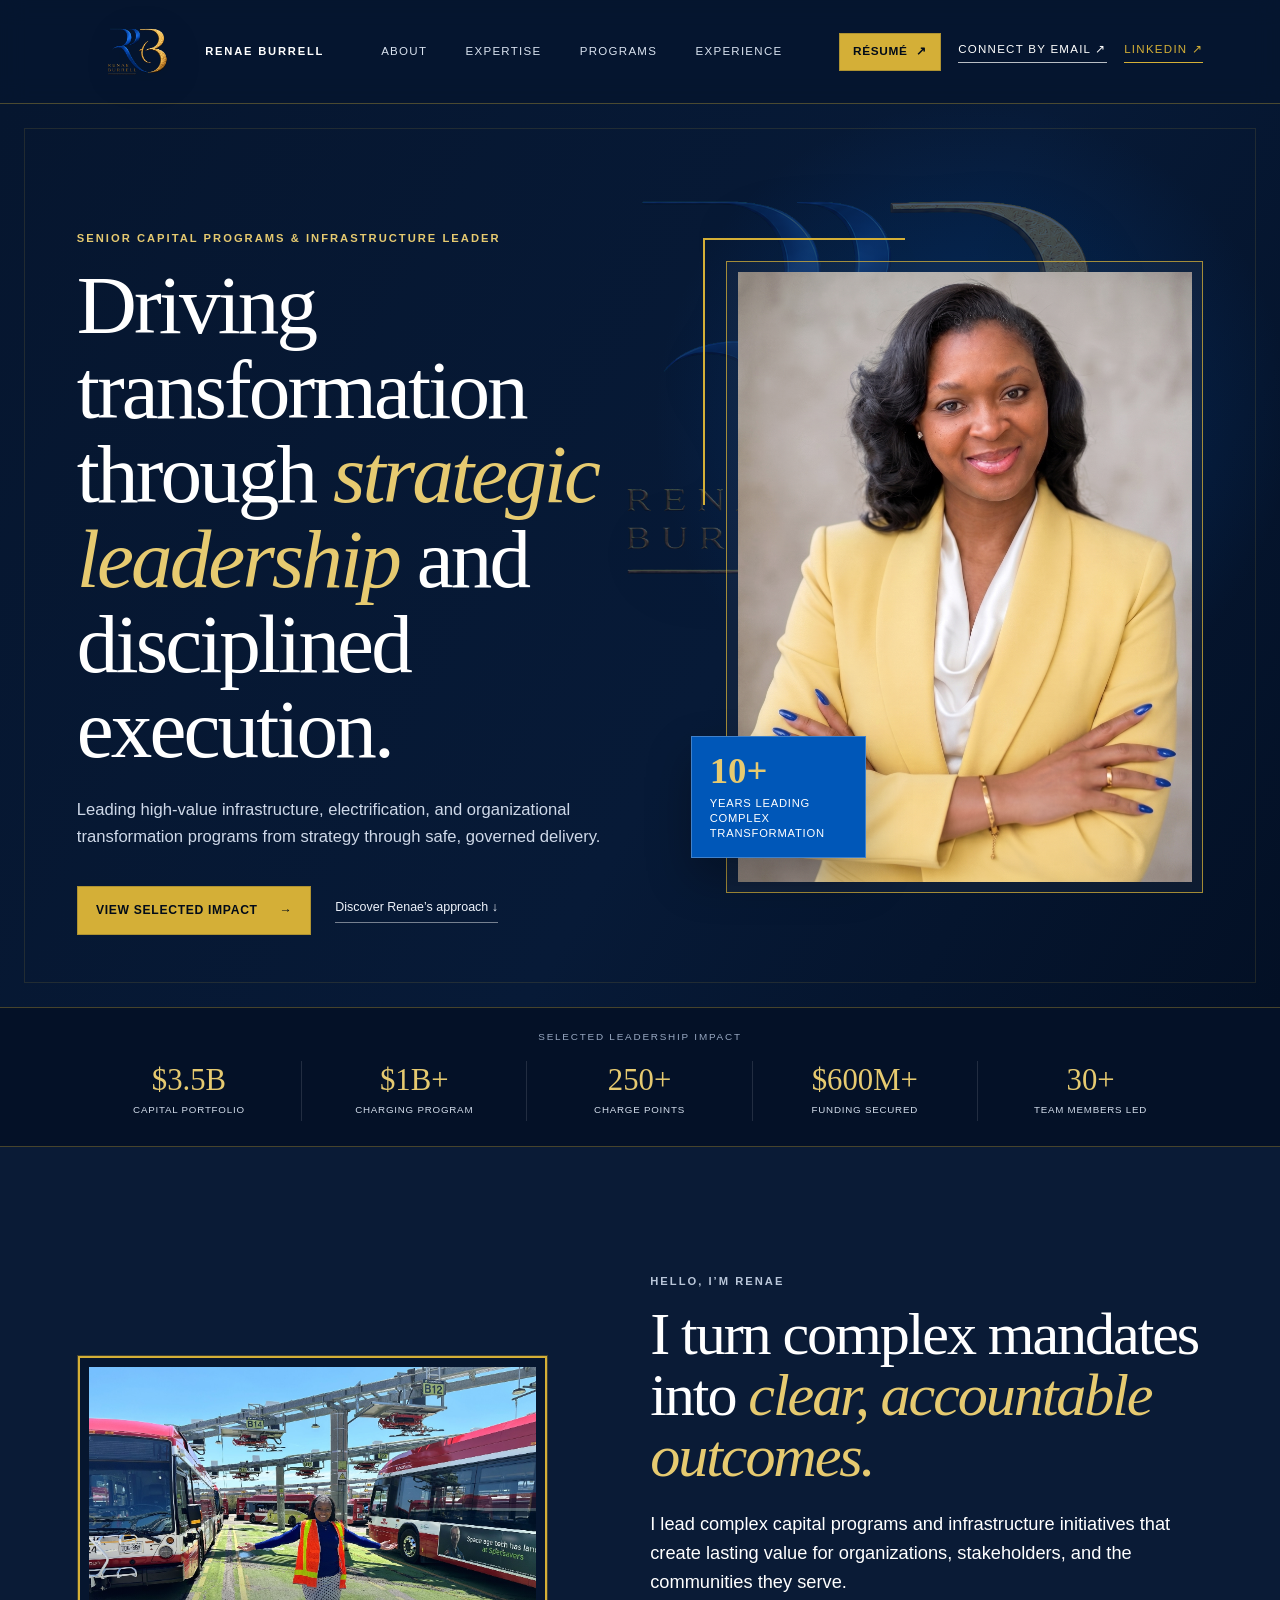
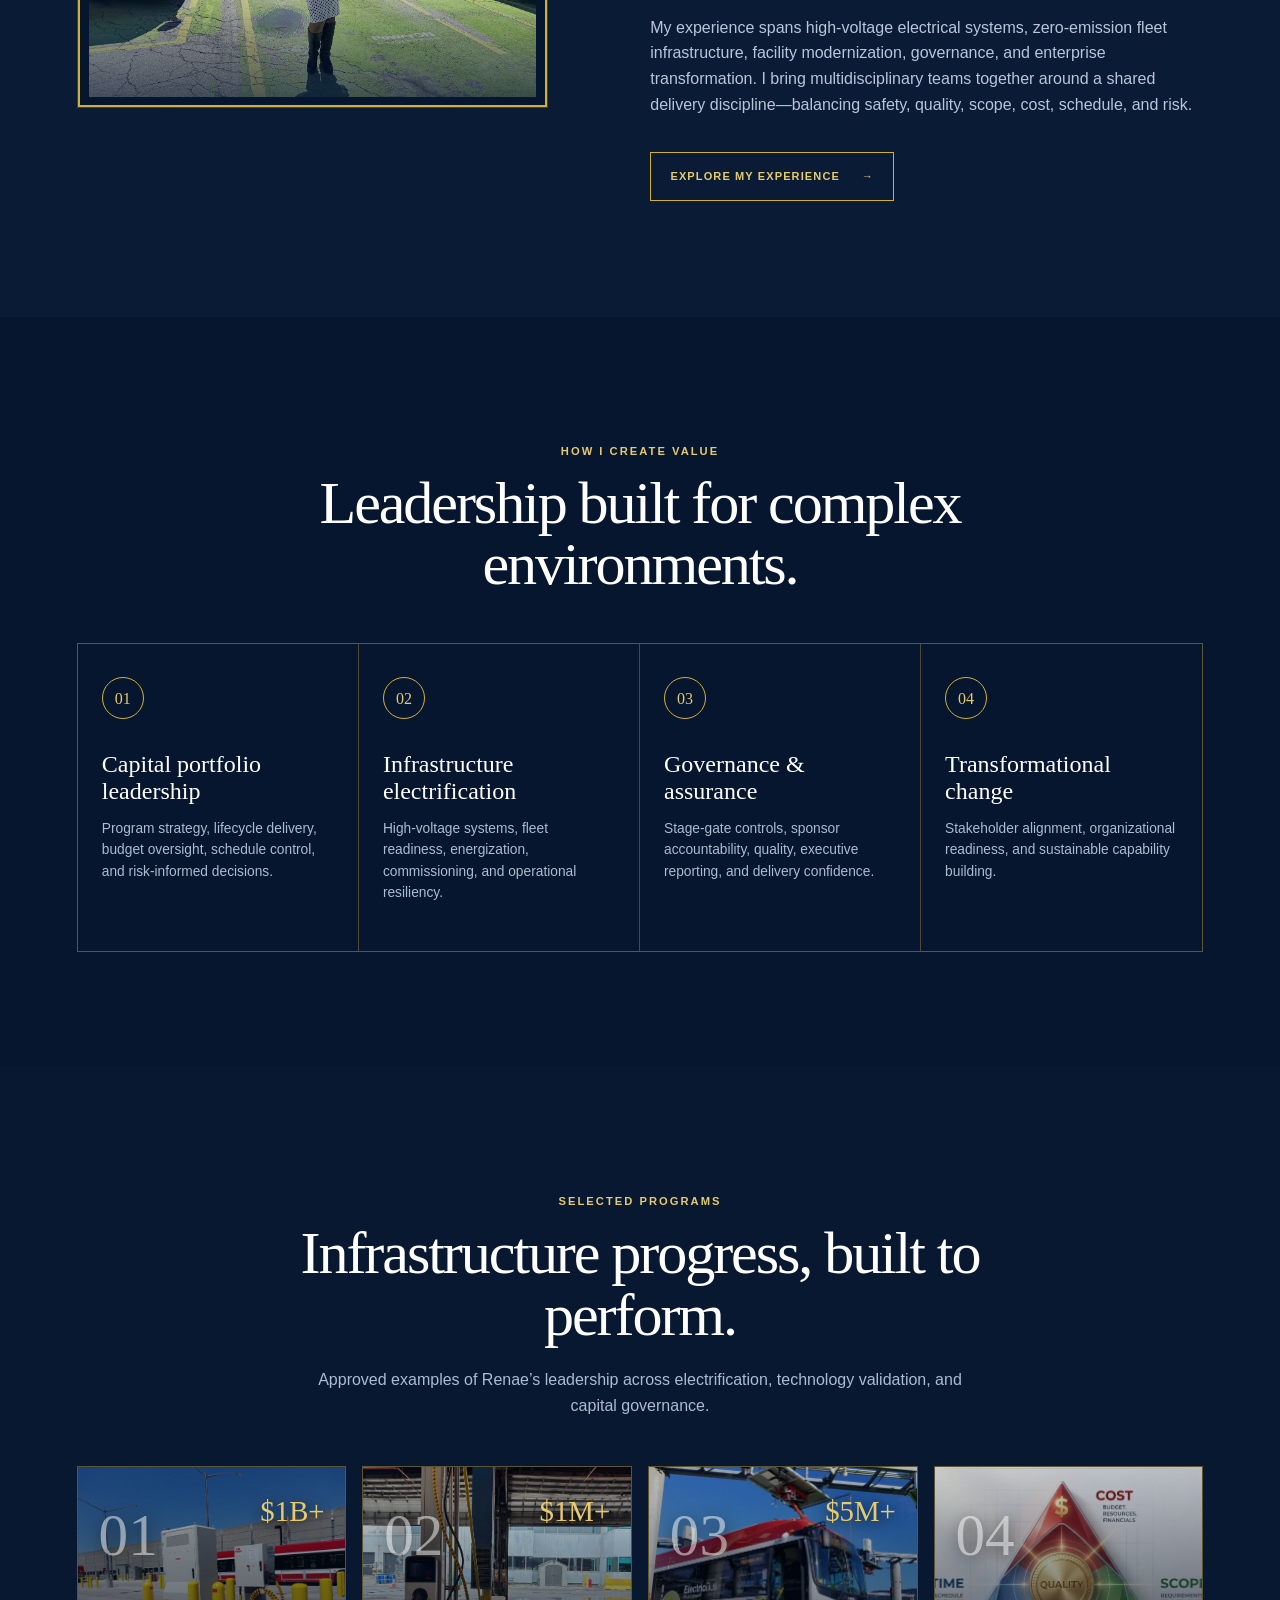
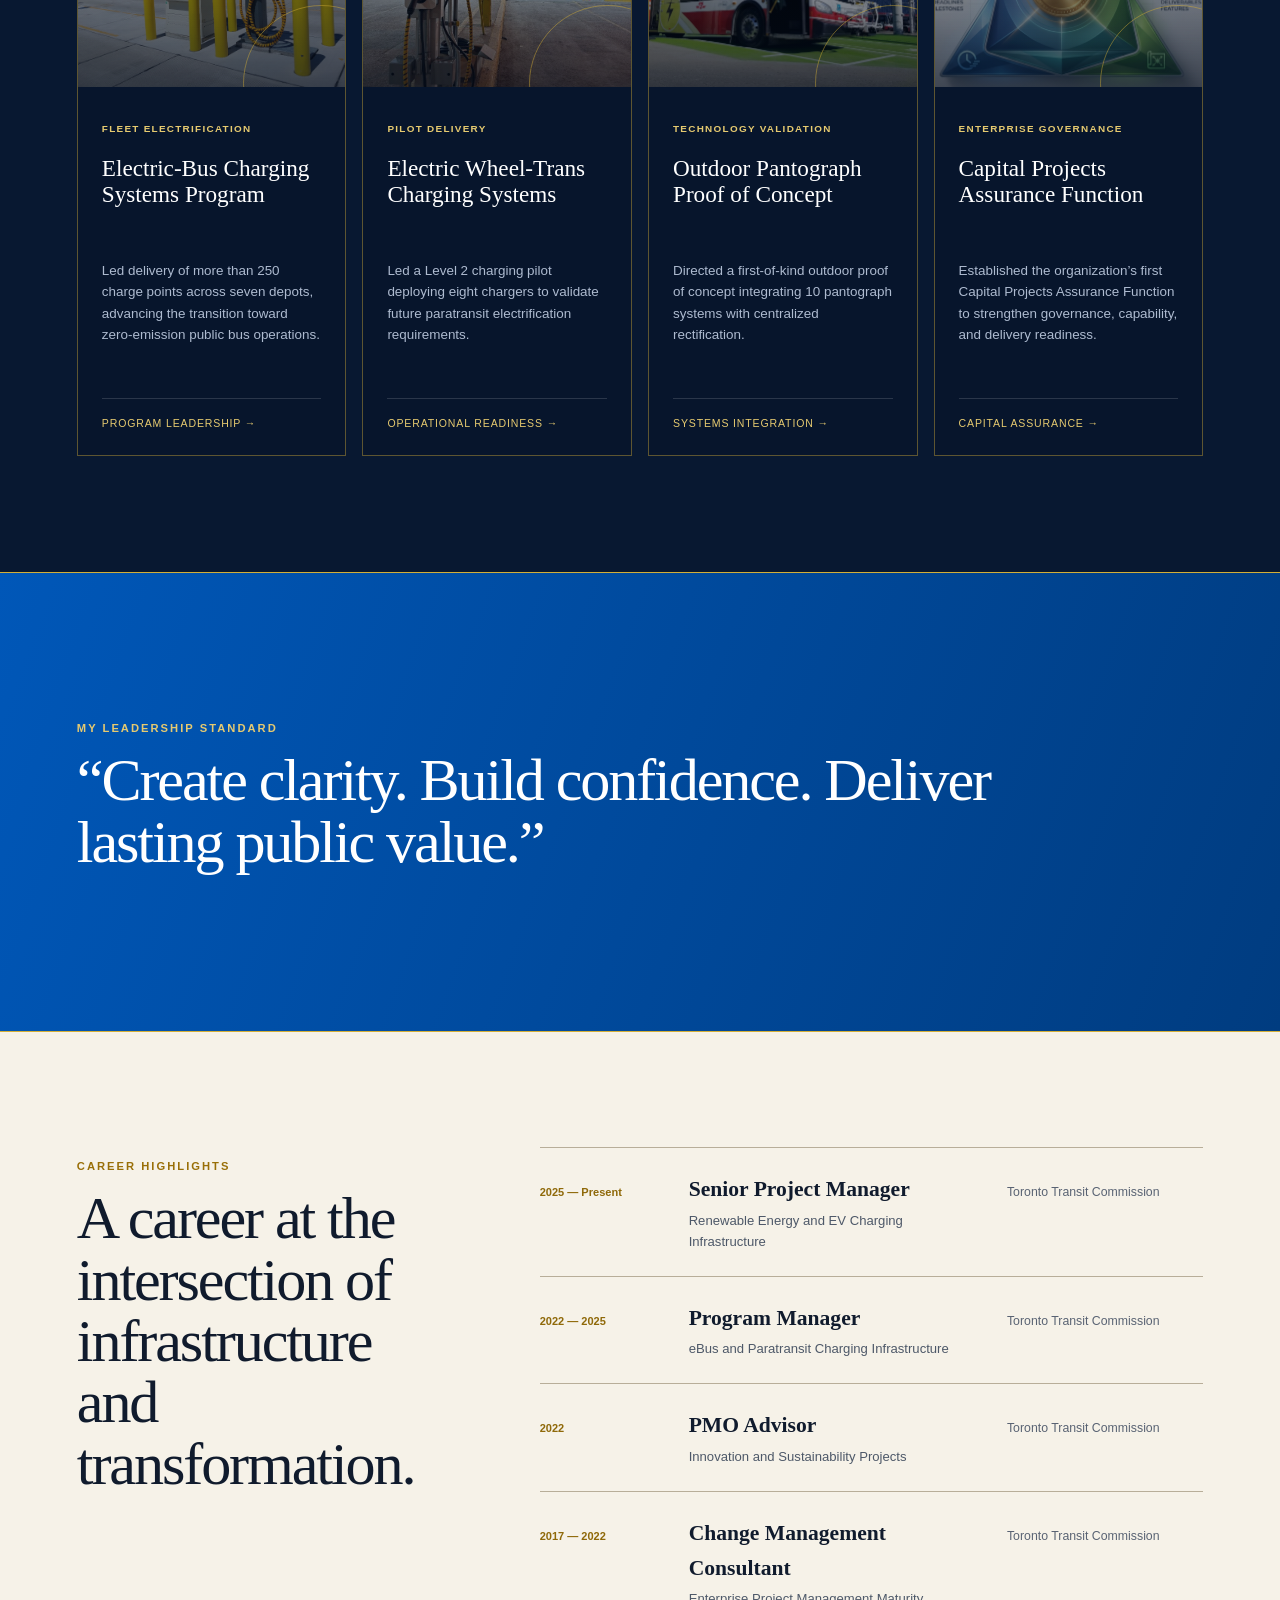
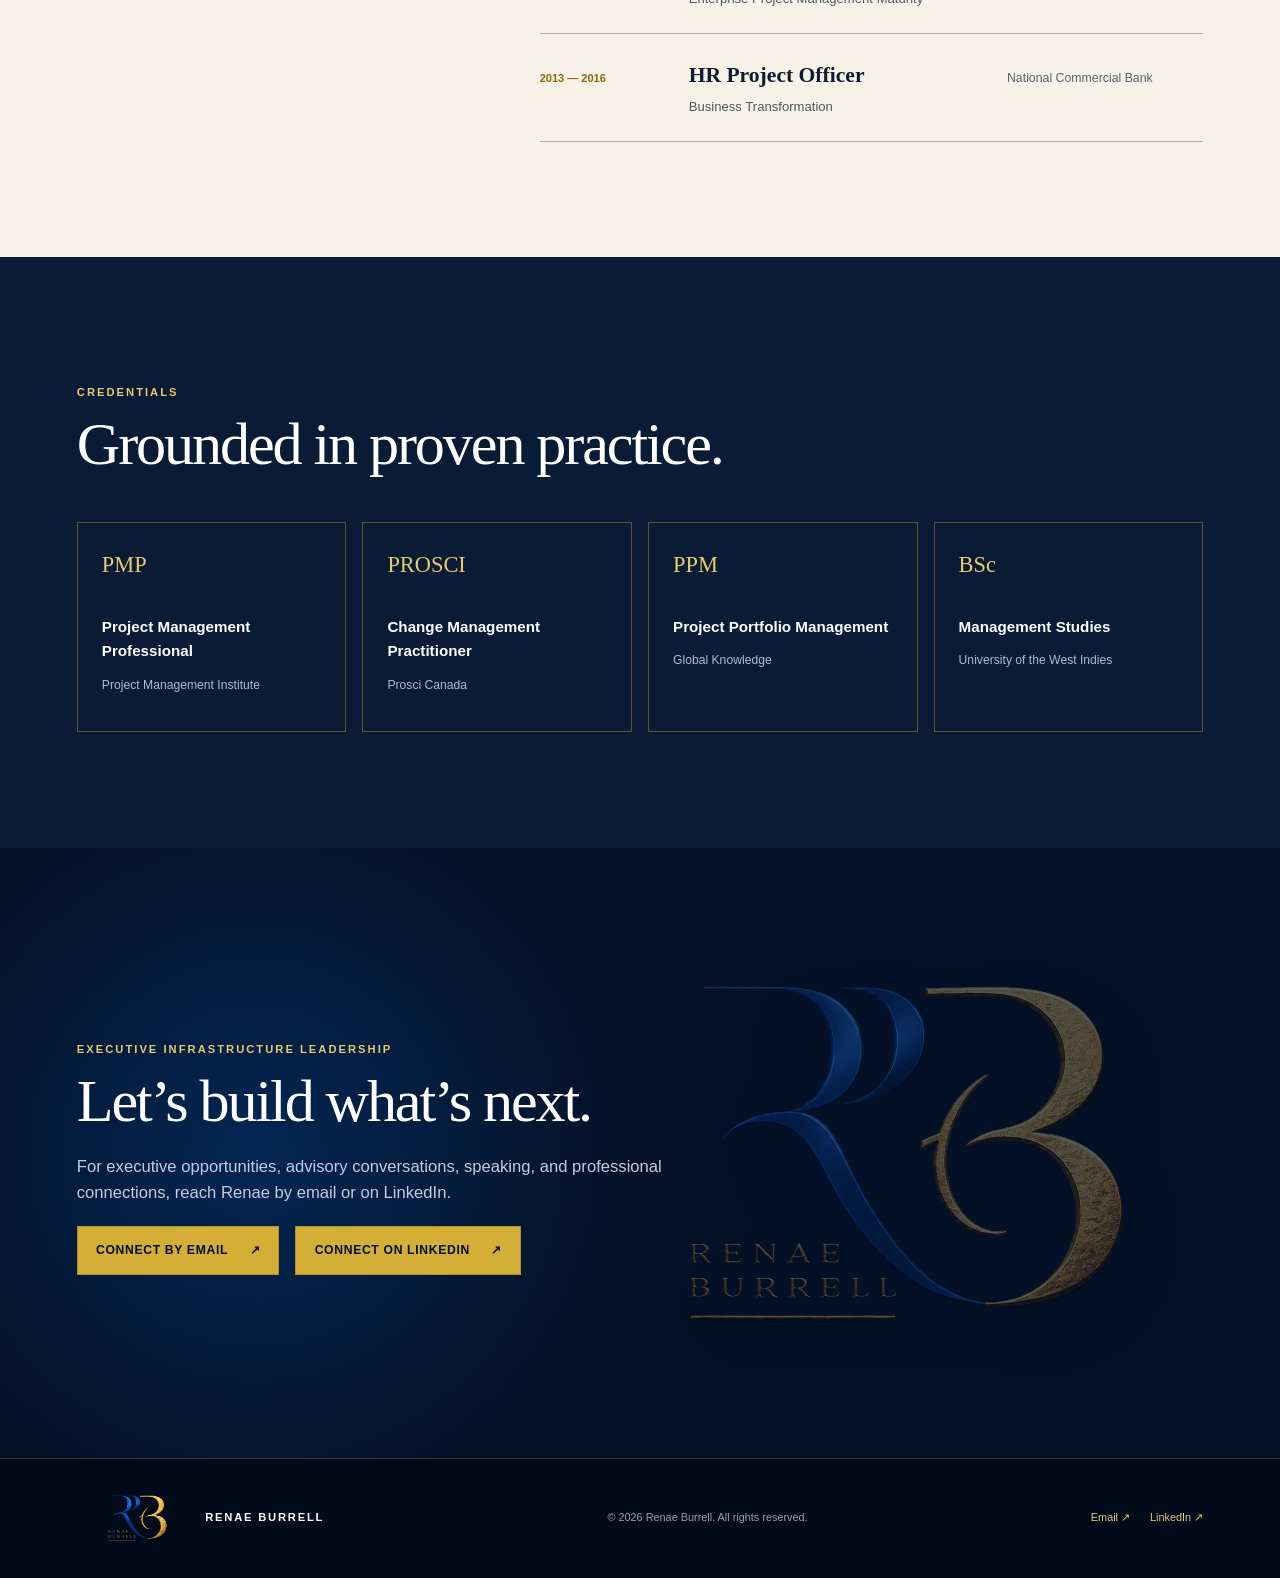
<file: index.html>
<!doctype html>
<html lang="en">
<head>
  <meta charset="utf-8" />
  <meta name="viewport" content="width=device-width, initial-scale=1" />
  <meta name="description" content="Renae Burrell, PMP — senior capital programs, infrastructure, electrification, and transformation leader." />
  <title>Renae Burrell, PMP | Executive Infrastructure Leadership</title>
  <link rel="stylesheet" href="styles.css" />
</head>
<body>
  <a class="skip-link" href="#main">Skip to content</a>

  <header class="site-header">
    <a class="brand" href="#top" aria-label="Renae Burrell home">
      <img src="rb-monogram-transparent.png" alt="" />
      <span>Renae Burrell</span>
    </a>
    <nav aria-label="Primary navigation">
      <a href="#about">About</a>
      <a href="#expertise">Expertise</a>
      <a href="#programs">Programs</a>
      <a href="#experience">Experience</a>
    </nav>
    <div class="header-actions">
      <a class="resume-cta" href="resume.html" target="_blank">Résumé <span aria-hidden="true">↗</span></a>
      <a class="email-cta" href="mailto:ravburrell@gmail.com?subject=Professional%20Inquiry%20for%20Renae%20Burrell">Connect by Email <span aria-hidden="true">↗</span></a>
      <a class="nav-cta" href="https://ca.linkedin.com/in/renaeburrell1983" target="_blank" rel="noreferrer">LinkedIn <span aria-hidden="true">↗</span></a>
    </div>
  </header>

  <main id="main">
    <section class="hero" id="top" aria-labelledby="hero-title">
      <img class="hero-monogram" src="rb-monogram-transparent.png" alt="" aria-hidden="true" />
      <div class="hero-copy">
        <p class="kicker">Senior Capital Programs &amp; Infrastructure Leader</p>
        <h1 id="hero-title">Driving transformation through <em>strategic leadership</em> and disciplined execution.</h1>
        <p class="hero-intro">Leading high-value infrastructure, electrification, and organizational transformation programs from strategy through safe, governed delivery.</p>
        <div class="hero-actions">
          <a class="button button-gold" href="#programs">View selected impact <span aria-hidden="true">→</span></a>
          <a class="text-link" href="#about">Discover Renae’s approach <span aria-hidden="true">↓</span></a>
        </div>
      </div>
      <div class="hero-portrait-shell">
        <div class="portrait-frame">
          <img src="renae-burrell-headshot.jpeg" alt="Portrait of Renae Burrell wearing a yellow blazer" />
        </div>
        <div class="portrait-badge"><strong>10+</strong><span>years leading complex transformation</span></div>
      </div>
    </section>

    <section class="impact-band" aria-labelledby="impact-band-title">
      <p id="impact-band-title">Selected leadership impact</p>
      <div class="impact-items">
        <div><strong>$3.5B</strong><span>Capital portfolio</span></div>
        <div><strong>$1B+</strong><span>Charging program</span></div>
        <div><strong>250+</strong><span>Charge points</span></div>
        <div><strong>$600M+</strong><span>Funding secured</span></div>
        <div><strong>30+</strong><span>Team members led</span></div>
      </div>
    </section>

    <section class="about section" id="about" aria-labelledby="about-title">
      <div class="about-visual">
        <div class="about-photo-wrap">
          <img src="profile-field-leadership.jpeg" alt="Renae Burrell standing in an electric-bus charging facility" />
        </div>
        <img class="about-mark" src="rb-monogram-transparent.png" alt="" aria-hidden="true" />
      </div>
      <div class="about-copy">
        <p class="section-kicker">Hello, I’m Renae</p>
        <h2 id="about-title">I turn complex mandates into <em>clear, accountable outcomes.</em></h2>
        <p class="lead">I lead complex capital programs and infrastructure initiatives that create lasting value for organizations, stakeholders, and the communities they serve.</p>
        <p>My experience spans high-voltage electrical systems, zero-emission fleet infrastructure, facility modernization, governance, and enterprise transformation. I bring multidisciplinary teams together around a shared delivery discipline—balancing safety, quality, scope, cost, schedule, and risk.</p>
        <a class="button button-outline" href="#experience">Explore my experience <span aria-hidden="true">→</span></a>
      </div>
    </section>

    <section class="expertise section" id="expertise" aria-labelledby="expertise-title">
      <div class="centered-heading">
        <p class="section-kicker">How I create value</p>
        <h2 id="expertise-title">Leadership built for complex environments.</h2>
      </div>
      <div class="expertise-grid">
        <article>
          <span class="expertise-icon" aria-hidden="true">01</span>
          <h3>Capital portfolio leadership</h3>
          <p>Program strategy, lifecycle delivery, budget oversight, schedule control, and risk-informed decisions.</p>
        </article>
        <article>
          <span class="expertise-icon" aria-hidden="true">02</span>
          <h3>Infrastructure electrification</h3>
          <p>High-voltage systems, fleet readiness, energization, commissioning, and operational resiliency.</p>
        </article>
        <article>
          <span class="expertise-icon" aria-hidden="true">03</span>
          <h3>Governance &amp; assurance</h3>
          <p>Stage-gate controls, sponsor accountability, quality, executive reporting, and delivery confidence.</p>
        </article>
        <article>
          <span class="expertise-icon" aria-hidden="true">04</span>
          <h3>Transformational change</h3>
          <p>Stakeholder alignment, organizational readiness, and sustainable capability building.</p>
        </article>
      </div>
    </section>

    <section class="programs section" id="programs" aria-labelledby="programs-title">
      <div class="centered-heading">
        <p class="section-kicker">Selected programs</p>
        <h2 id="programs-title">Infrastructure progress, built to perform.</h2>
        <p>Approved examples of Renae’s leadership across electrification, technology validation, and capital governance.</p>
      </div>
      <div class="program-grid">
        <article class="program-card">
          <div class="card-top"><img class="card-image" src="project-ebus-infrastructure.jpeg" alt="Electric-bus charging equipment at a transit facility" /><span>01</span><strong>$1B+</strong></div>
          <div class="card-body"><p class="card-type">Fleet electrification</p><h3>Electric-Bus Charging Systems Program</h3><p>Led delivery of more than 250 charge points across seven depots, advancing the transition toward zero-emission public bus operations.</p><a href="#contact">Program leadership <span aria-hidden="true">→</span></a></div>
        </article>
        <article class="program-card">
          <div class="card-top"><img class="card-image" src="project-wheeltrans-level2.jpeg" alt="Level 2 charging equipment installed at a transit facility" /><span>02</span><strong>$1M+</strong></div>
          <div class="card-body"><p class="card-type">Pilot delivery</p><h3>Electric Wheel-Trans Charging Systems</h3><p>Led a Level 2 charging pilot deploying eight chargers to validate future paratransit electrification requirements.</p><a href="#contact">Operational readiness <span aria-hidden="true">→</span></a></div>
        </article>
        <article class="program-card">
          <div class="card-top"><img class="card-image" src="project-pantograph-charging-upright.jpeg" alt="Electric bus connected to an overhead pantograph charging system" /><span>03</span><strong>$5M+</strong></div>
          <div class="card-body"><p class="card-type">Technology validation</p><h3>Outdoor Pantograph Proof of Concept</h3><p>Directed a first-of-kind outdoor proof of concept integrating 10 pantograph systems with centralized rectification.</p><a href="#contact">Systems integration <span aria-hidden="true">→</span></a></div>
        </article>
        <article class="program-card">
          <div class="card-top"><img class="card-image" src="project-capital-assurance.jpg" alt="Project management triangle illustrating cost, time, scope, and quality" /><span>04</span></div>
          <div class="card-body"><p class="card-type">Enterprise governance</p><h3>Capital Projects Assurance Function</h3><p>Established the organization’s first Capital Projects Assurance Function to strengthen governance, capability, and delivery readiness.</p><a href="#contact">Capital assurance <span aria-hidden="true">→</span></a></div>
        </article>
      </div>
    </section>

    <section class="leadership-statement" aria-label="Leadership statement">
      <div>
        <p class="section-kicker">My leadership standard</p>
        <h2>“Create clarity. Build confidence. Deliver lasting public value.”</h2>
      </div>
    </section>

    <section class="experience section" id="experience" aria-labelledby="experience-title">
      <div class="experience-heading">
        <p class="section-kicker">Career highlights</p>
        <h2 id="experience-title">A career at the intersection of infrastructure and transformation.</h2>
      </div>
      <ol class="timeline">
        <li><time>2025 — Present</time><div><h3>Senior Project Manager</h3><p>Renewable Energy and EV Charging Infrastructure</p></div><span>Toronto Transit Commission</span></li>
        <li><time>2022 — 2025</time><div><h3>Program Manager</h3><p>eBus and Paratransit Charging Infrastructure</p></div><span>Toronto Transit Commission</span></li>
        <li><time>2022</time><div><h3>PMO Advisor</h3><p>Innovation and Sustainability Projects</p></div><span>Toronto Transit Commission</span></li>
        <li><time>2017 — 2022</time><div><h3>Change Management Consultant</h3><p>Enterprise Project Management Maturity</p></div><span>Toronto Transit Commission</span></li>
        <li><time>2013 — 2016</time><div><h3>HR Project Officer</h3><p>Business Transformation</p></div><span>National Commercial Bank</span></li>
      </ol>
    </section>

    <section class="credentials section" id="credentials" aria-labelledby="credentials-title">
      <div>
        <p class="section-kicker">Credentials</p>
        <h2 id="credentials-title">Grounded in proven practice.</h2>
      </div>
      <div class="credential-grid">
        <article><strong>PMP</strong><h3>Project Management Professional</h3><p>Project Management Institute</p></article>
        <article><strong>PROSCI</strong><h3>Change Management Practitioner</h3><p>Prosci Canada</p></article>
        <article><strong>PPM</strong><h3>Project Portfolio Management</h3><p>Global Knowledge</p></article>
        <article><strong>BSc</strong><h3>Management Studies</h3><p>University of the West Indies</p></article>
      </div>
    </section>

    <section class="contact" id="contact" aria-labelledby="contact-title">
      <img class="contact-mark" src="rb-monogram-transparent.png" alt="" aria-hidden="true" />
      <div class="contact-copy">
        <p class="section-kicker">Executive infrastructure leadership</p>
        <h2 id="contact-title">Let’s build what’s next.</h2>
        <p>For executive opportunities, advisory conversations, speaking, and professional connections, reach Renae by email or on LinkedIn.</p>
        <div class="contact-actions">
          <a class="button button-gold" href="mailto:ravburrell@gmail.com?subject=Professional%20Inquiry%20for%20Renae%20Burrell">Connect by Email <span aria-hidden="true">↗</span></a>
          <a class="button button-gold" href="https://ca.linkedin.com/in/renaeburrell1983" target="_blank" rel="noreferrer">Connect on LinkedIn <span aria-hidden="true">↗</span></a>
        </div>
      </div>
    </section>
  </main>

  <footer>
    <a class="brand" href="#top"><img src="rb-monogram-transparent.png" alt="" /><span>Renae Burrell</span></a>
    <p>© 2026 Renae Burrell. All rights reserved.</p>
    <div class="footer-links">
      <a href="mailto:ravburrell@gmail.com?subject=Professional%20Inquiry%20for%20Renae%20Burrell">Email ↗</a>
      <a href="https://ca.linkedin.com/in/renaeburrell1983" target="_blank" rel="noreferrer">LinkedIn ↗</a>
    </div>
  </footer>
</body>
</html>
</file>
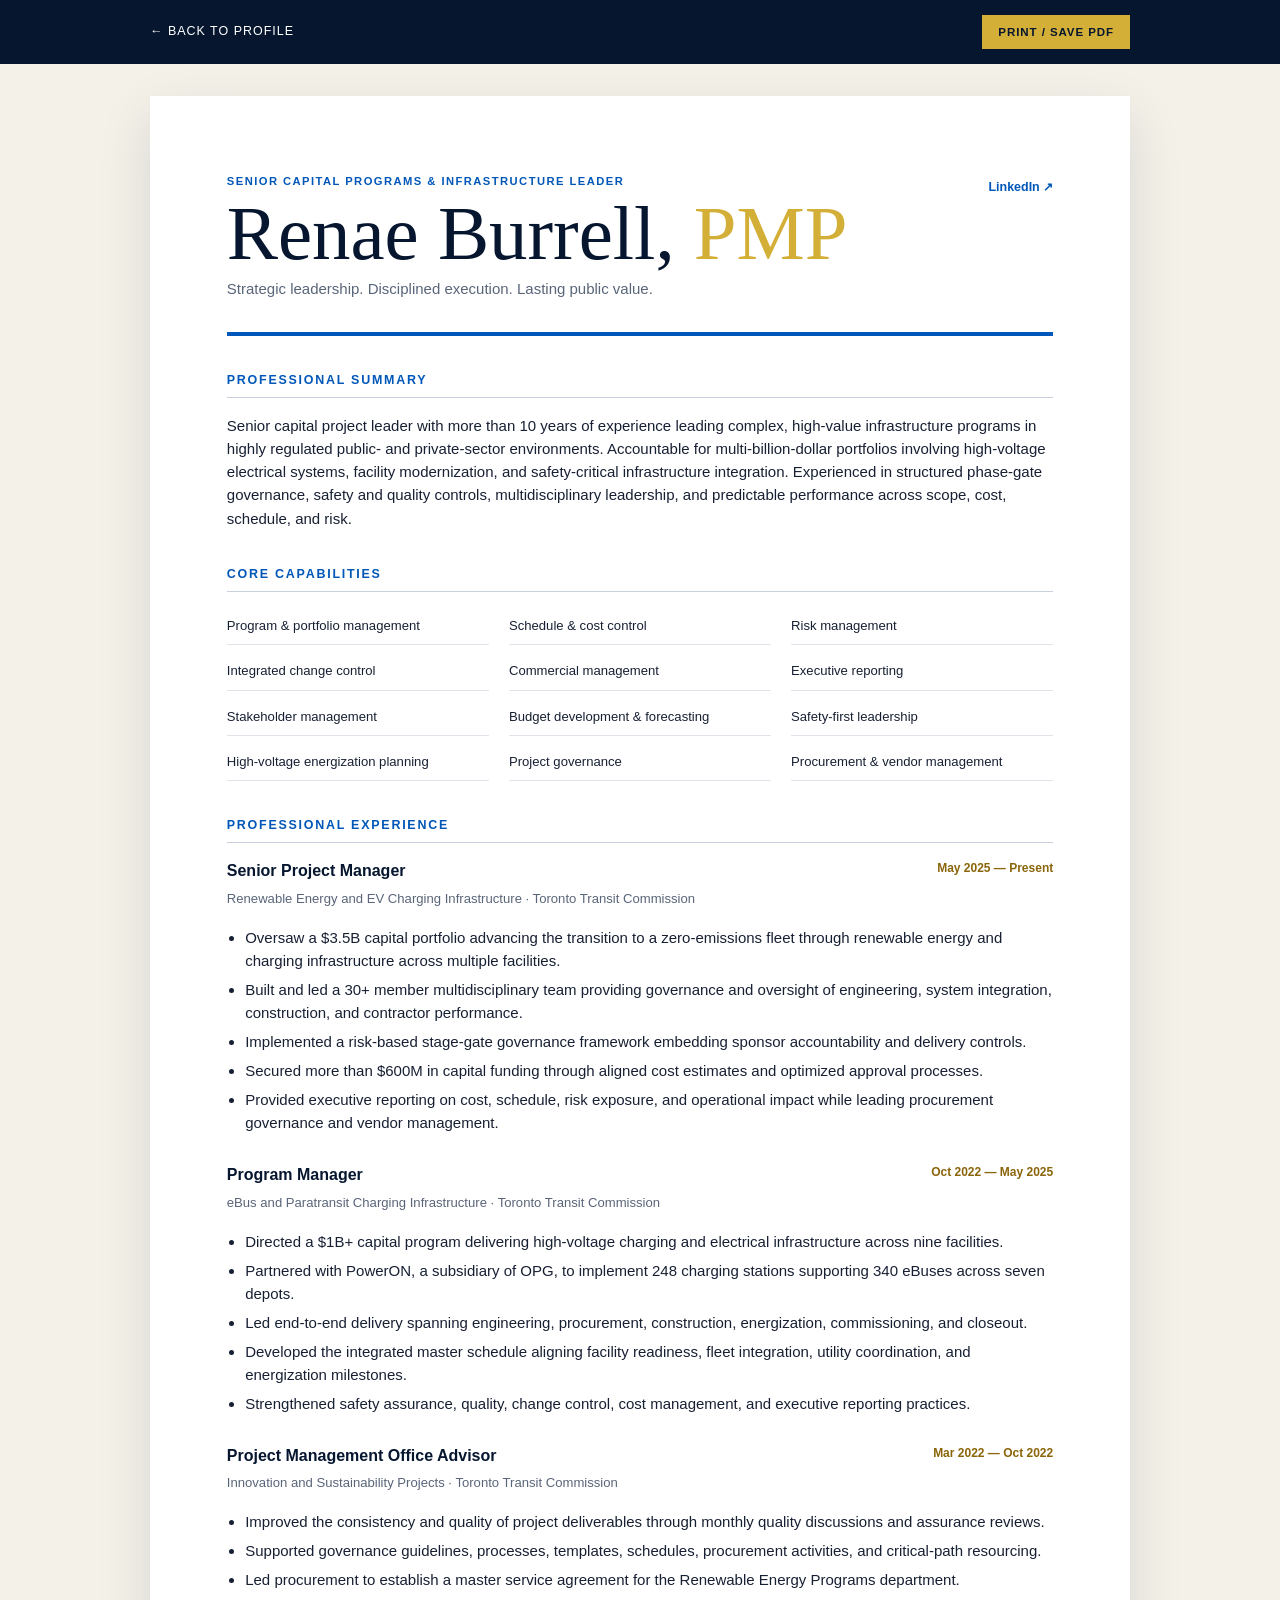
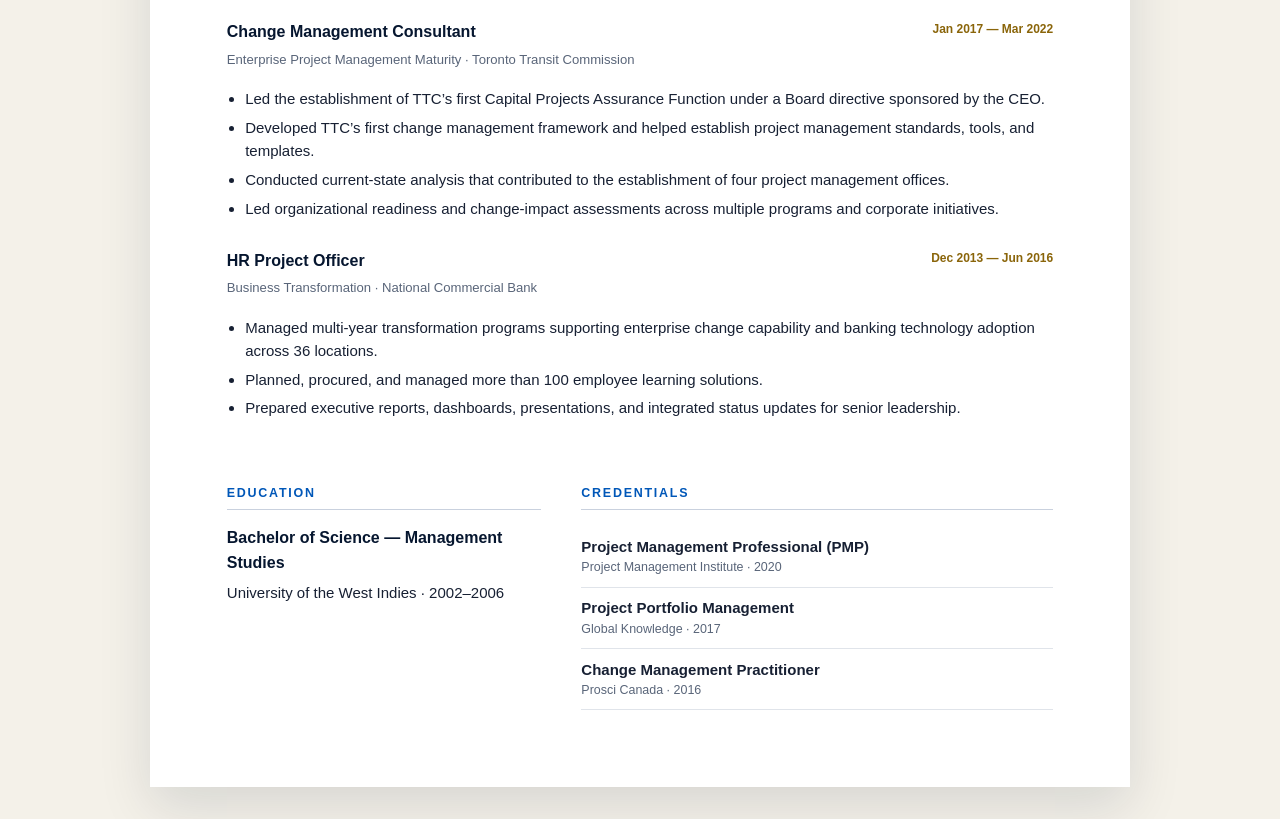
<file: resume.html>
<!doctype html>
<html lang="en">
<head>
  <meta charset="utf-8" />
  <meta name="viewport" content="width=device-width, initial-scale=1" />
  <meta name="description" content="Professional résumé for Renae Burrell, PMP." />
  <title>Résumé | Renae Burrell, PMP</title>
  <link rel="stylesheet" href="resume.css" />
</head>
<body>
  <header class="resume-toolbar">
    <a href="index.html">← Back to profile</a>
    <button type="button" onclick="window.print()">Print / Save PDF</button>
  </header>

  <main class="resume">
    <header class="resume-header">
      <div>
        <p class="overline">Senior Capital Programs &amp; Infrastructure Leader</p>
        <h1>Renae Burrell, <span>PMP</span></h1>
        <p class="headline">Strategic leadership. Disciplined execution. Lasting public value.</p>
      </div>
      <a href="https://ca.linkedin.com/in/renaeburrell1983" target="_blank" rel="noreferrer">LinkedIn ↗</a>
    </header>

    <section aria-labelledby="summary-title">
      <h2 id="summary-title">Professional summary</h2>
      <p>Senior capital project leader with more than 10 years of experience leading complex, high-value infrastructure programs in highly regulated public- and private-sector environments. Accountable for multi-billion-dollar portfolios involving high-voltage electrical systems, facility modernization, and safety-critical infrastructure integration. Experienced in structured phase-gate governance, safety and quality controls, multidisciplinary leadership, and predictable performance across scope, cost, schedule, and risk.</p>
    </section>

    <section aria-labelledby="skills-title">
      <h2 id="skills-title">Core capabilities</h2>
      <ul class="skills">
        <li>Program &amp; portfolio management</li><li>Schedule &amp; cost control</li><li>Risk management</li><li>Integrated change control</li><li>Commercial management</li><li>Executive reporting</li><li>Stakeholder management</li><li>Budget development &amp; forecasting</li><li>Safety-first leadership</li><li>High-voltage energization planning</li><li>Project governance</li><li>Procurement &amp; vendor management</li>
      </ul>
    </section>

    <section aria-labelledby="experience-title">
      <h2 id="experience-title">Professional experience</h2>

      <article class="role">
        <div class="role-heading"><div><h3>Senior Project Manager</h3><p>Renewable Energy and EV Charging Infrastructure · Toronto Transit Commission</p></div><time>May 2025 — Present</time></div>
        <ul>
          <li>Oversaw a $3.5B capital portfolio advancing the transition to a zero-emissions fleet through renewable energy and charging infrastructure across multiple facilities.</li>
          <li>Built and led a 30+ member multidisciplinary team providing governance and oversight of engineering, system integration, construction, and contractor performance.</li>
          <li>Implemented a risk-based stage-gate governance framework embedding sponsor accountability and delivery controls.</li>
          <li>Secured more than $600M in capital funding through aligned cost estimates and optimized approval processes.</li>
          <li>Provided executive reporting on cost, schedule, risk exposure, and operational impact while leading procurement governance and vendor management.</li>
        </ul>
      </article>

      <article class="role">
        <div class="role-heading"><div><h3>Program Manager</h3><p>eBus and Paratransit Charging Infrastructure · Toronto Transit Commission</p></div><time>Oct 2022 — May 2025</time></div>
        <ul>
          <li>Directed a $1B+ capital program delivering high-voltage charging and electrical infrastructure across nine facilities.</li>
          <li>Partnered with PowerON, a subsidiary of OPG, to implement 248 charging stations supporting 340 eBuses across seven depots.</li>
          <li>Led end-to-end delivery spanning engineering, procurement, construction, energization, commissioning, and closeout.</li>
          <li>Developed the integrated master schedule aligning facility readiness, fleet integration, utility coordination, and energization milestones.</li>
          <li>Strengthened safety assurance, quality, change control, cost management, and executive reporting practices.</li>
        </ul>
      </article>

      <article class="role">
        <div class="role-heading"><div><h3>Project Management Office Advisor</h3><p>Innovation and Sustainability Projects · Toronto Transit Commission</p></div><time>Mar 2022 — Oct 2022</time></div>
        <ul>
          <li>Improved the consistency and quality of project deliverables through monthly quality discussions and assurance reviews.</li>
          <li>Supported governance guidelines, processes, templates, schedules, procurement activities, and critical-path resourcing.</li>
          <li>Led procurement to establish a master service agreement for the Renewable Energy Programs department.</li>
        </ul>
      </article>

      <article class="role">
        <div class="role-heading"><div><h3>Change Management Consultant</h3><p>Enterprise Project Management Maturity · Toronto Transit Commission</p></div><time>Jan 2017 — Mar 2022</time></div>
        <ul>
          <li>Led the establishment of TTC’s first Capital Projects Assurance Function under a Board directive sponsored by the CEO.</li>
          <li>Developed TTC’s first change management framework and helped establish project management standards, tools, and templates.</li>
          <li>Conducted current-state analysis that contributed to the establishment of four project management offices.</li>
          <li>Led organizational readiness and change-impact assessments across multiple programs and corporate initiatives.</li>
        </ul>
      </article>

      <article class="role">
        <div class="role-heading"><div><h3>HR Project Officer</h3><p>Business Transformation · National Commercial Bank</p></div><time>Dec 2013 — Jun 2016</time></div>
        <ul>
          <li>Managed multi-year transformation programs supporting enterprise change capability and banking technology adoption across 36 locations.</li>
          <li>Planned, procured, and managed more than 100 employee learning solutions.</li>
          <li>Prepared executive reports, dashboards, presentations, and integrated status updates for senior leadership.</li>
        </ul>
      </article>
    </section>

    <div class="resume-bottom">
      <section aria-labelledby="education-title">
        <h2 id="education-title">Education</h2>
        <h3>Bachelor of Science — Management Studies</h3>
        <p>University of the West Indies · 2002–2006</p>
      </section>
      <section aria-labelledby="credentials-title">
        <h2 id="credentials-title">Credentials</h2>
        <ul class="credentials-list">
          <li><strong>Project Management Professional (PMP)</strong><span>Project Management Institute · 2020</span></li>
          <li><strong>Project Portfolio Management</strong><span>Global Knowledge · 2017</span></li>
          <li><strong>Change Management Practitioner</strong><span>Prosci Canada · 2016</span></li>
        </ul>
      </section>
    </div>
  </main>
</body>
</html>
</file>
<file: styles.css>
:root {
  --blue: #0057b8;
  --navy: #06162f;
  --navy-2: #0a2144;
  --gold: #d4af37;
  --gold-soft: #e6ca70;
  --cream: #f6f2e8;
  --white: #fff;
  --muted: #aebbd0;
  --ink: #101b2d;
  --serif: "Bodoni MT", Didot, "Times New Roman", serif;
  --sans: "Segoe UI", Arial, sans-serif;
  --edge: clamp(1.25rem, 6vw, 7rem);
}

* { box-sizing: border-box; }
html { scroll-behavior: smooth; }
body { margin: 0; background: var(--navy); color: var(--white); font-family: var(--sans); font-size: 16px; line-height: 1.6; }
img { display: block; max-width: 100%; }
a { color: inherit; }
.skip-link { position: fixed; top: -4rem; left: 1rem; z-index: 100; background: var(--gold); color: var(--navy); padding: .75rem 1rem; font-weight: 700; }
.skip-link:focus { top: 1rem; }

.site-header { height: 104px; padding: 0 var(--edge); display: flex; align-items: center; justify-content: space-between; gap: 2rem; position: sticky; top: 0; z-index: 20; background: rgba(6,22,47,.96); border-bottom: 1px solid rgba(212,175,55,.34); backdrop-filter: blur(12px); }
.brand { display: inline-flex; align-items: center; gap: .65rem; text-decoration: none; text-transform: uppercase; letter-spacing: .16em; font-size: .7rem; font-weight: 700; }
.brand img { width: 118px; height: 82px; object-fit: contain; filter: drop-shadow(0 8px 18px rgba(0,0,0,.2)); }
.site-header nav { display: flex; gap: clamp(1.2rem, 3vw, 2.5rem); }
.site-header nav a { text-decoration: none; font-size: .72rem; text-transform: uppercase; letter-spacing: .11em; color: #d9e2f0; }
.site-header nav a:hover, .site-header nav a:focus-visible { color: var(--gold); }
.nav-cta, .email-cta { color: var(--gold); text-decoration: none; font-size: .72rem; text-transform: uppercase; letter-spacing: .11em; border-bottom: 1px solid var(--gold); padding-bottom: .2rem; }
.email-cta { color: #fff; border-bottom-color: rgba(255,255,255,.72); }
.nav-cta:hover, .nav-cta:focus-visible, .email-cta:hover, .email-cta:focus-visible { color: #fff; border-bottom-color: #fff; }
.header-actions { display: flex; align-items: center; gap: 1.1rem; }
.resume-cta { min-height: 38px; display: inline-flex; align-items: center; gap: .55rem; padding: .55rem .85rem; color: #020b19; background: var(--gold); text-decoration: none; font-size: .74rem; font-weight: 900; text-transform: uppercase; letter-spacing: .055em; box-shadow: inset 0 0 0 1px rgba(2,11,25,.18); }
.resume-cta:hover, .resume-cta:focus-visible { background: #edcb5a; }

.hero { min-height: 790px; padding: clamp(4.5rem, 9vw, 8.5rem) var(--edge) 4.5rem; display: grid; grid-template-columns: 1.08fr .92fr; align-items: center; gap: clamp(2.5rem, 7vw, 7rem); position: relative; overflow: hidden; background: radial-gradient(circle at 76% 35%, rgba(0,87,184,.33), transparent 28%), linear-gradient(120deg, #06162f 0%, #071a37 58%, #031025 100%); }
.hero::after { content: ""; position: absolute; inset: 1.5rem; border: 1px solid rgba(212,175,55,.13); pointer-events: none; }
.hero-monogram { position: absolute; right: -5%; top: 1%; width: 76%; opacity: .25; pointer-events: none; filter: drop-shadow(0 24px 42px rgba(0,0,0,.3)); }
.hero-copy { max-width: 790px; position: relative; z-index: 2; }
.kicker, .section-kicker { color: var(--gold-soft); text-transform: uppercase; letter-spacing: .18em; font-size: .7rem; font-weight: 700; }
h1, h2 { font-family: var(--serif); font-weight: 500; line-height: 1.02; letter-spacing: -.035em; }
h1 { margin: .9rem 0 1.6rem; font-size: clamp(3.6rem, 6.5vw, 7.3rem); }
h1 em, h2 em { color: var(--gold-soft); font-weight: 500; }
.hero-intro { max-width: 650px; font-size: clamp(1rem, 1.3vw, 1.16rem); color: #ced8e8; }
.hero-actions { display: flex; align-items: center; flex-wrap: wrap; gap: 1.5rem; margin-top: 2.2rem; }
.button { min-height: 49px; padding: .85rem 1.2rem; display: inline-flex; align-items: center; justify-content: center; gap: 1.35rem; text-decoration: none; text-transform: uppercase; letter-spacing: .1em; font-size: .69rem; font-weight: 800; }
.button-gold { background: var(--gold); color: #020b19; font-size: .76rem; font-weight: 900; letter-spacing: .055em; box-shadow: inset 0 0 0 1px rgba(2,11,25,.18); }
.button-gold:hover, .button-gold:focus-visible { background: #edcb5a; }
.text-link { color: #eef3fb; text-decoration: none; font-size: .78rem; border-bottom: 1px solid rgba(255,255,255,.45); padding-bottom: .25rem; }
.hero-portrait-shell { position: relative; z-index: 2; justify-self: center; width: min(100%, 520px); }
.portrait-frame { position: relative; border: 1px solid rgba(212,175,55,.75); padding: .65rem; background: rgba(255,255,255,.04); }
.portrait-frame::before { content: ""; position: absolute; left: -1.5rem; top: -1.5rem; width: 42%; height: 42%; border-left: 2px solid var(--gold); border-top: 2px solid var(--gold); }
.portrait-frame img { width: 100%; height: 610px; object-fit: cover; object-position: 50% 18%; filter: saturate(.9) contrast(1.02); }
.portrait-badge { position: absolute; left: -2.2rem; bottom: 2.2rem; width: 175px; background: var(--blue); border: 1px solid rgba(255,255,255,.25); padding: 1rem 1.1rem; box-shadow: 0 20px 45px rgba(0,0,0,.28); }
.portrait-badge strong { display: block; font-family: var(--serif); color: var(--gold-soft); font-size: 2.3rem; line-height: 1; }
.portrait-badge span { display: block; margin-top: .4rem; font-size: .7rem; line-height: 1.35; text-transform: uppercase; letter-spacing: .07em; }

.impact-band { background: #041127; border-top: 1px solid rgba(212,175,55,.32); border-bottom: 1px solid rgba(212,175,55,.32); padding: 1.3rem var(--edge) 1.55rem; text-align: center; }
.impact-band > p { margin: 0 0 1.05rem; color: #99a9c2; text-transform: uppercase; letter-spacing: .18em; font-size: .62rem; }
.impact-items { display: grid; grid-template-columns: repeat(5, 1fr); }
.impact-items div { padding: .25rem 1rem; border-right: 1px solid rgba(255,255,255,.12); }
.impact-items div:last-child { border-right: 0; }
.impact-items strong { display: block; font-family: var(--serif); font-size: clamp(1.7rem, 2.4vw, 2.7rem); color: var(--gold-soft); font-weight: 500; line-height: 1; }
.impact-items span { display: block; color: #d3ddeb; text-transform: uppercase; letter-spacing: .08em; font-size: .61rem; margin-top: .35rem; }

.section { padding: clamp(5rem, 9vw, 9rem) var(--edge); }
.about { display: grid; grid-template-columns: .92fr 1.08fr; gap: clamp(3rem, 8vw, 9rem); align-items: center; background: #0a1b36; }
.about-visual { min-height: 0; aspect-ratio: 4 / 3; position: relative; display: flex; align-items: stretch; justify-content: center; overflow: hidden; border: 1px solid rgba(212,175,55,.28); background: radial-gradient(circle at 50% 30%, rgba(0,87,184,.48), transparent 55%), #07152d; }
.about-photo-wrap { width: 100%; position: relative; z-index: 2; border: 2px solid var(--gold); padding: .55rem; background: var(--navy); box-shadow: 0 20px 45px rgba(0,0,0,.28); }
.about-photo-wrap::after { content: ""; position: absolute; inset: .55rem; background: linear-gradient(180deg, transparent 55%, rgba(6,22,47,.7)); pointer-events: none; }
.about-photo-wrap img { width: 100%; height: 100%; object-fit: cover; object-position: center; }
.about-mark { position: absolute; width: 138%; left: -19%; top: -7%; opacity: .24; filter: drop-shadow(0 20px 32px rgba(0,0,0,.2)); }
.about-copy { max-width: 660px; }
.about h2, .centered-heading h2, .experience h2, .credentials h2, .contact h2, .leadership-statement h2 { margin: .7rem 0 1.4rem; font-size: clamp(2.8rem, 4.7vw, 5rem); }
.about-copy .lead { color: #fff; font-size: 1.14rem; }
.about-copy p { color: #b9c6d9; }
.button-outline { margin-top: 1.2rem; border: 1px solid var(--gold); color: var(--gold-soft); }

.expertise { background: #06162f; }
.centered-heading { max-width: 880px; margin: 0 auto 3rem; text-align: center; }
.centered-heading > p:last-child { max-width: 680px; margin: 0 auto; color: #aebbd0; }
.expertise-grid { display: grid; grid-template-columns: repeat(4, 1fr); border: 1px solid rgba(212,175,55,.42); }
.expertise-grid article { padding: 2.1rem 1.5rem; min-height: 260px; border-right: 1px solid rgba(212,175,55,.35); }
.expertise-grid article:last-child { border-right: 0; }
.expertise-icon { display: grid; place-items: center; width: 42px; height: 42px; border: 1px solid var(--gold); border-radius: 50%; color: var(--gold-soft); font-family: var(--serif); }
.expertise-grid h3 { margin: 2rem 0 .8rem; font-family: var(--serif); font-size: 1.5rem; line-height: 1.1; font-weight: 500; }
.expertise-grid p { color: #aebbd0; font-size: .86rem; line-height: 1.55; }

.programs { background: #081831; }
.program-grid { display: grid; grid-template-columns: repeat(4, 1fr); gap: 1rem; }
.program-card { border: 1px solid rgba(212,175,55,.42); background: #07152c; min-height: 590px; display: flex; flex-direction: column; transition: transform .2s ease, border-color .2s ease; }
.program-card:hover { transform: translateY(-5px); border-color: var(--gold); }
.card-top { min-height: 220px; padding: 1.3rem; display: flex; justify-content: space-between; align-items: flex-start; position: relative; overflow: hidden; background: var(--navy-2); }
.card-top::before { content: ""; position: absolute; inset: 0; z-index: 1; background: linear-gradient(180deg, rgba(3,12,27,.18), rgba(3,12,27,.72)); }
.card-top::after { content: ""; position: absolute; z-index: 2; width: 155px; height: 155px; border: 1px solid rgba(212,175,55,.45); border-radius: 50%; right: -55px; bottom: -75px; }
.card-image { position: absolute; inset: 0; width: 100%; height: 100%; object-fit: cover; object-position: center; }
.card-image-logo { object-fit: contain; padding: 1rem; opacity: .78; background: #071a37; }
.card-top span { position: relative; z-index: 3; font-family: var(--serif); font-size: 3.7rem; color: rgba(255,255,255,.5); text-shadow: 0 3px 16px rgba(0,0,0,.6); }
.card-top strong { position: relative; z-index: 3; color: var(--gold-soft); font-family: var(--serif); font-size: 1.8rem; font-weight: 500; text-shadow: 0 3px 14px rgba(0,0,0,.75); }
.card-body { padding: 1.5rem; display: flex; flex-direction: column; flex: 1; }
.card-type { color: var(--gold-soft)!important; text-transform: uppercase; letter-spacing: .13em; font-size: .62rem!important; font-weight: 700; }
.card-body h3 { min-height: 75px; font-family: var(--serif); font-size: 1.45rem; line-height: 1.12; font-weight: 500; margin: .5rem 0 1rem; }
.card-body p { color: #aebbd0; font-size: .84rem; }
.card-body a { margin-top: auto; text-decoration: none; text-transform: uppercase; letter-spacing: .08em; font-size: .66rem; color: var(--gold-soft); border-top: 1px solid rgba(255,255,255,.14); padding-top: 1rem; }

.leadership-statement { min-height: 460px; padding: clamp(4.5rem, 8vw, 8rem) var(--edge); display: grid; grid-template-columns: 1fr; align-items: center; background: linear-gradient(110deg, #0057b8, #003c80); border-top: 1px solid var(--gold); border-bottom: 1px solid var(--gold); overflow: hidden; }
.leadership-statement h2 { max-width: 1040px; }

.experience { background: var(--cream); color: var(--ink); display: grid; grid-template-columns: .72fr 1.28fr; gap: clamp(3rem, 7vw, 8rem); }
.experience-heading { position: sticky; top: 125px; align-self: start; }
.experience .section-kicker { color: #996f08; }
.timeline { list-style: none; padding: 0; margin: 0; border-top: 1px solid #b8ae99; }
.timeline li { display: grid; grid-template-columns: 125px 1.2fr .8fr; gap: 1.5rem; padding: 1.5rem 0; border-bottom: 1px solid #b8ae99; align-items: baseline; }
.timeline time { color: #8f6909; font-size: .69rem; font-weight: 700; }
.timeline h3 { margin: 0; font-family: var(--serif); font-size: 1.35rem; font-weight: 600; }
.timeline p { margin: .2rem 0 0; color: #4d5868; font-size: .82rem; }
.timeline > li > span { font-size: .77rem; color: #596373; }

.credentials { background: #0a1b36; }
.credentials > div:first-child { max-width: 690px; }
.credential-grid { display: grid; grid-template-columns: repeat(4, 1fr); gap: 1rem; margin-top: 3rem; }
.credential-grid article { padding: 1.5rem; border: 1px solid rgba(212,175,55,.38); min-height: 190px; }
.credential-grid strong { color: var(--gold-soft); font-family: var(--serif); font-size: 1.4rem; font-weight: 500; }
.credential-grid h3 { font-size: .95rem; margin: 2rem 0 .5rem; }
.credential-grid p { color: #aebbd0; font-size: .76rem; }

.contact { min-height: 610px; padding: clamp(5rem, 9vw, 9rem) var(--edge); position: relative; overflow: hidden; display: flex; align-items: center; background: radial-gradient(circle at 20% 50%, rgba(0,87,184,.3), transparent 35%), #041127; }
.contact-mark { position: absolute; right: -4%; width: 68%; opacity: .31; filter: drop-shadow(0 24px 42px rgba(0,0,0,.28)); }
.contact-copy { max-width: 800px; position: relative; z-index: 2; }
.contact-copy > p:not(.section-kicker) { color: #c2cde0; max-width: 610px; font-size: 1.04rem; }
.contact-actions { display: flex; flex-wrap: wrap; gap: 1rem; margin-top: 1.2rem; }

footer { min-height: 120px; padding: 1rem var(--edge); display: flex; align-items: center; justify-content: space-between; gap: 1rem; background: #020b19; border-top: 1px solid rgba(212,175,55,.25); font-size: .68rem; }
footer p { color: #8fa0ba; }
.footer-links { display: flex; align-items: center; gap: 1.25rem; }
.footer-links a { color: var(--gold-soft); text-decoration: none; }
.footer-links a:hover, .footer-links a:focus-visible { color: #fff; }

:focus-visible { outline: 2px solid #f0d16b; outline-offset: 4px; }

@media (max-width: 1080px) {
  .hero { grid-template-columns: 1fr .75fr; }
  .portrait-frame img { height: 520px; }
  .program-grid, .credential-grid { grid-template-columns: repeat(2, 1fr); }
  .expertise-grid { grid-template-columns: repeat(2, 1fr); }
  .expertise-grid article:nth-child(2) { border-right: 0; }
  .expertise-grid article:nth-child(-n+2) { border-bottom: 1px solid rgba(212,175,55,.35); }
}

@media (max-width: 780px) {
  .site-header nav { display: none; }
  .site-header { height: 88px; }
  .brand img { width: 92px; height: 66px; }
  .hero { min-height: auto; grid-template-columns: 1fr; padding-top: 4.5rem; }
  .hero::after { inset: .7rem; }
  h1 { font-size: clamp(3rem, 13vw, 5.4rem); }
  .hero-portrait-shell { width: 88%; margin-top: 1rem; }
  .portrait-frame img { height: 520px; }
  .portrait-badge { left: -1rem; }
  .impact-items { grid-template-columns: repeat(2, 1fr); gap: 1rem 0; }
  .impact-items div { border: 0; }
  .impact-items div:last-child { grid-column: 1 / -1; }
  .about { grid-template-columns: 1fr; }
  .about-visual { min-height: 0; }
  .about-photo-wrap img { height: 100%; }
  .leadership-statement, .experience { grid-template-columns: 1fr; }
  .experience-heading { position: static; }
  .timeline li { grid-template-columns: 1fr; gap: .2rem; }
  .contact-mark { width: 116%; right: -43%; opacity: .28; }
}

@media (max-width: 520px) {
  .site-header { gap: .5rem; padding-left: .75rem; padding-right: .75rem; }
  .brand span { display: none; }
  .brand img { width: 70px; height: 58px; }
  .header-actions { gap: .4rem; }
  .nav-cta, .email-cta { font-size: .52rem; letter-spacing: .07em; }
  .resume-cta { padding: .4rem .5rem; min-height: 32px; font-size: .58rem; letter-spacing: .04em; }
  .hero-actions { align-items: flex-start; flex-direction: column; }
  .portrait-frame img { height: 440px; }
  .about-visual { min-height: 0; }
  .about-photo-wrap { width: 100%; }
  .about-photo-wrap img { height: 100%; }
  .expertise-grid, .program-grid, .credential-grid { grid-template-columns: 1fr; }
  .expertise-grid article { border-right: 0; border-bottom: 1px solid rgba(212,175,55,.35); }
  .expertise-grid article:last-child { border-bottom: 0; }
  .leadership-statement { gap: 1rem; }
  footer { flex-direction: column; align-items: flex-start; }
}

@media (prefers-reduced-motion: reduce) {
  html { scroll-behavior: auto; }
  .program-card { transition: none; }
}
</file>
<file: resume.css>
:root { --navy:#06162f; --blue:#0057b8; --gold:#d4af37; --ink:#172033; --muted:#596579; --paper:#f4f1e9; --white:#fff; --serif:"Bodoni MT",Didot,"Times New Roman",serif; --sans:"Segoe UI",Arial,sans-serif; }
* { box-sizing:border-box; }
body { margin:0; background:var(--paper); color:var(--ink); font-family:var(--sans); font-size:15px; line-height:1.55; }
.resume-toolbar { min-height:64px; display:flex; align-items:center; justify-content:space-between; gap:1rem; padding:.8rem max(1rem,calc((100vw - 980px)/2)); background:var(--navy); color:var(--white); }
.resume-toolbar a { color:var(--white); text-decoration:none; font-size:.78rem; text-transform:uppercase; letter-spacing:.08em; }
.resume-toolbar button { border:0; background:var(--gold); color:var(--navy); padding:.7rem 1rem; font:700 .72rem var(--sans); text-transform:uppercase; letter-spacing:.08em; cursor:pointer; }
.resume { width:min(980px,calc(100% - 2rem)); margin:2rem auto; padding:clamp(2rem,6vw,5rem); background:var(--white); box-shadow:0 20px 50px rgba(6,22,47,.12); }
.resume-header { display:flex; justify-content:space-between; gap:2rem; align-items:flex-start; padding-bottom:2rem; border-bottom:4px solid var(--blue); }
.overline { margin:0; color:var(--blue); text-transform:uppercase; font-weight:800; letter-spacing:.13em; font-size:.7rem; }
h1 { margin:.35rem 0 .25rem; font:500 clamp(2.7rem,6vw,5rem)/1 var(--serif); color:var(--navy); }
h1 span { color:var(--gold); }
.headline { margin:0; color:var(--muted); }
.resume-header > a { margin-top:.3rem; color:var(--blue); font-size:.78rem; font-weight:700; text-decoration:none; }
section { margin-top:2.2rem; }
h2 { margin:0 0 1rem; padding-bottom:.4rem; color:var(--blue); border-bottom:1px solid #c9d1de; font-size:.78rem; text-transform:uppercase; letter-spacing:.14em; }
h3 { margin:0; color:var(--navy); font-size:1rem; }
p { margin:.3rem 0; }
.skills { display:grid; grid-template-columns:repeat(3,1fr); gap:.5rem 1.25rem; margin:0; padding:0; list-style:none; }
.skills li { padding:.5rem 0; border-bottom:1px solid #e0e4ea; font-size:.82rem; }
.role { margin:0 0 1.8rem; break-inside:avoid; }
.role-heading { display:flex; justify-content:space-between; gap:1.5rem; align-items:flex-start; }
.role-heading p { color:var(--muted); font-size:.82rem; }
.role-heading time { color:#8a650a; font-size:.75rem; font-weight:700; white-space:nowrap; }
.role ul { margin:.75rem 0 0; padding-left:1.15rem; }
.role li { margin:.35rem 0; }
.resume-bottom { display:grid; grid-template-columns:.8fr 1.2fr; gap:2.5rem; }
.credentials-list { list-style:none; padding:0; margin:0; }
.credentials-list li { padding:.55rem 0; border-bottom:1px solid #e0e4ea; }
.credentials-list strong,.credentials-list span { display:block; }
.credentials-list span { color:var(--muted); font-size:.78rem; }
@media(max-width:700px){ .resume-header,.role-heading { flex-direction:column; gap:.5rem; } .skills { grid-template-columns:repeat(2,1fr); } .resume-bottom { grid-template-columns:1fr; gap:0; } }
@media(max-width:440px){ .skills { grid-template-columns:1fr; } .resume { width:100%; margin:0; padding:1.2rem; } }
@media print { body { background:#fff; font-size:10.5pt; } .resume-toolbar { display:none; } .resume { width:100%; margin:0; padding:0; box-shadow:none; } a { text-decoration:none; } @page { size:letter; margin:.55in; } }
</file>
